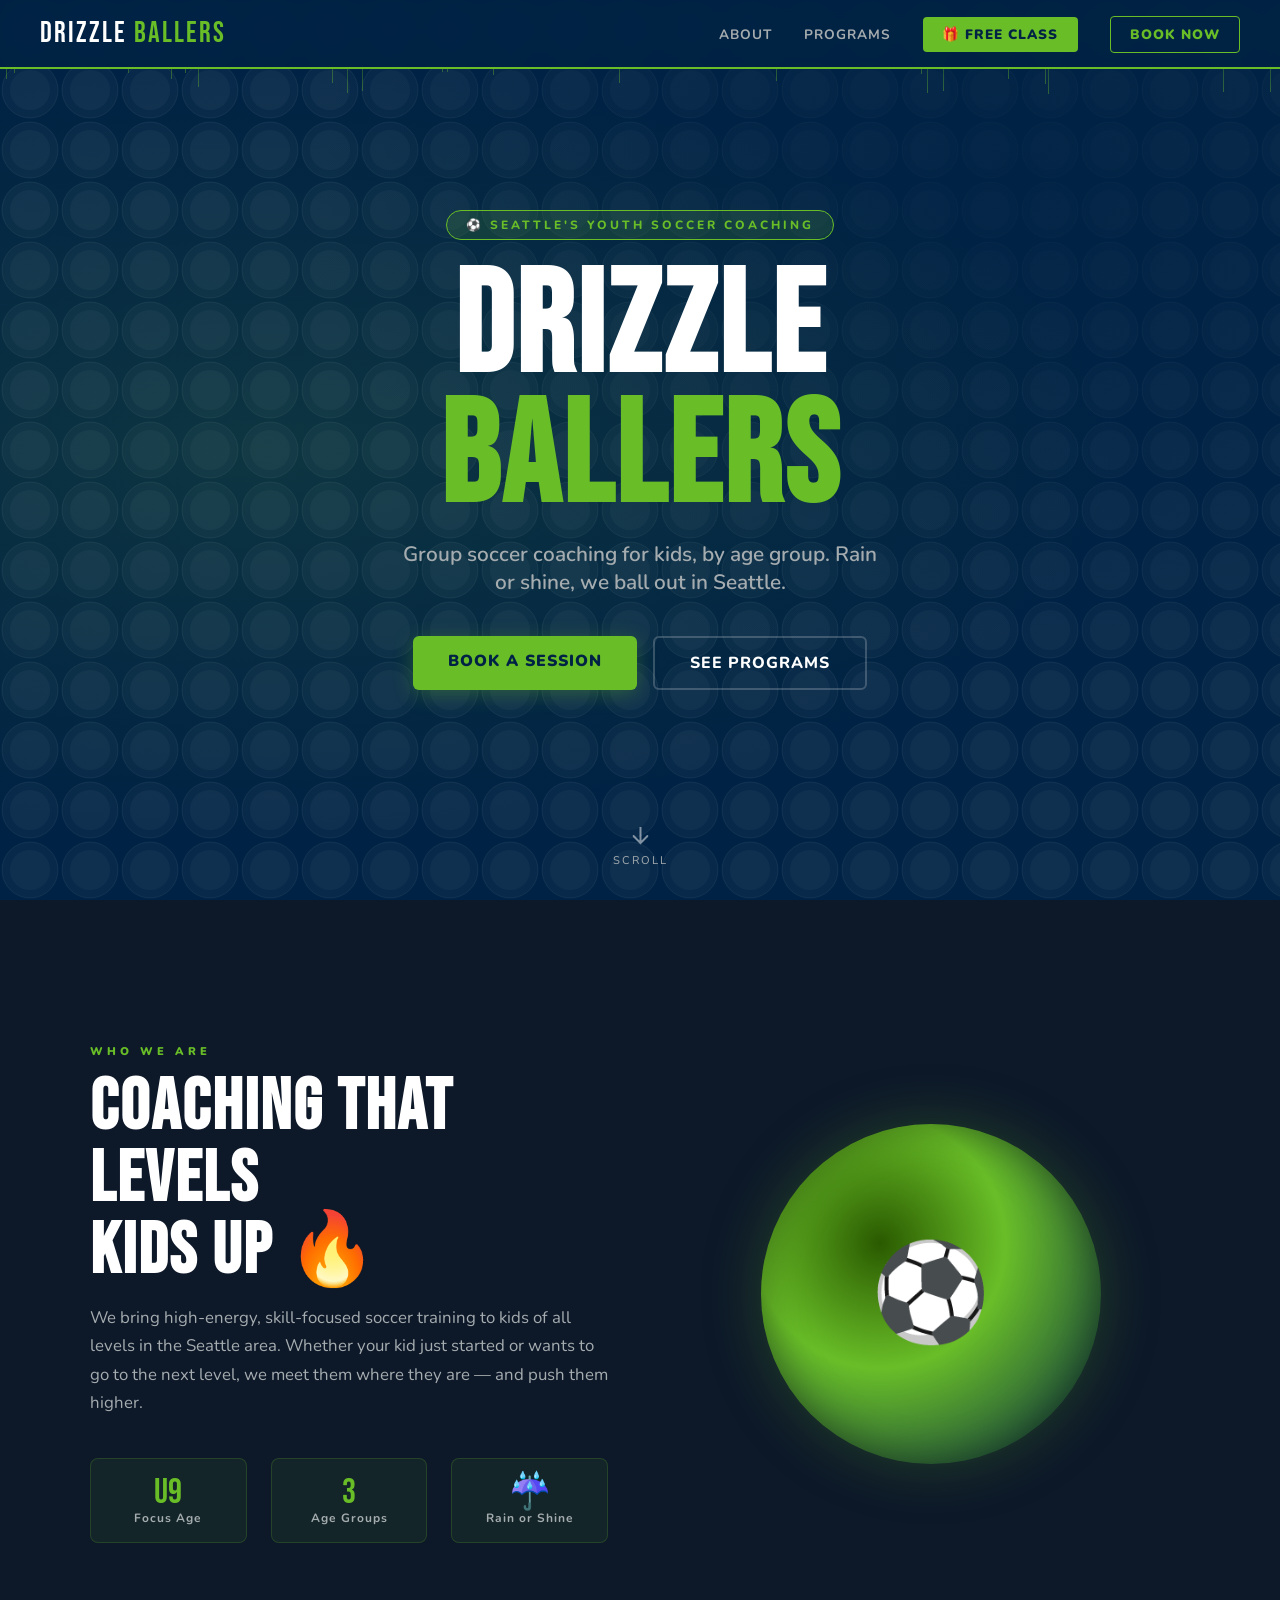
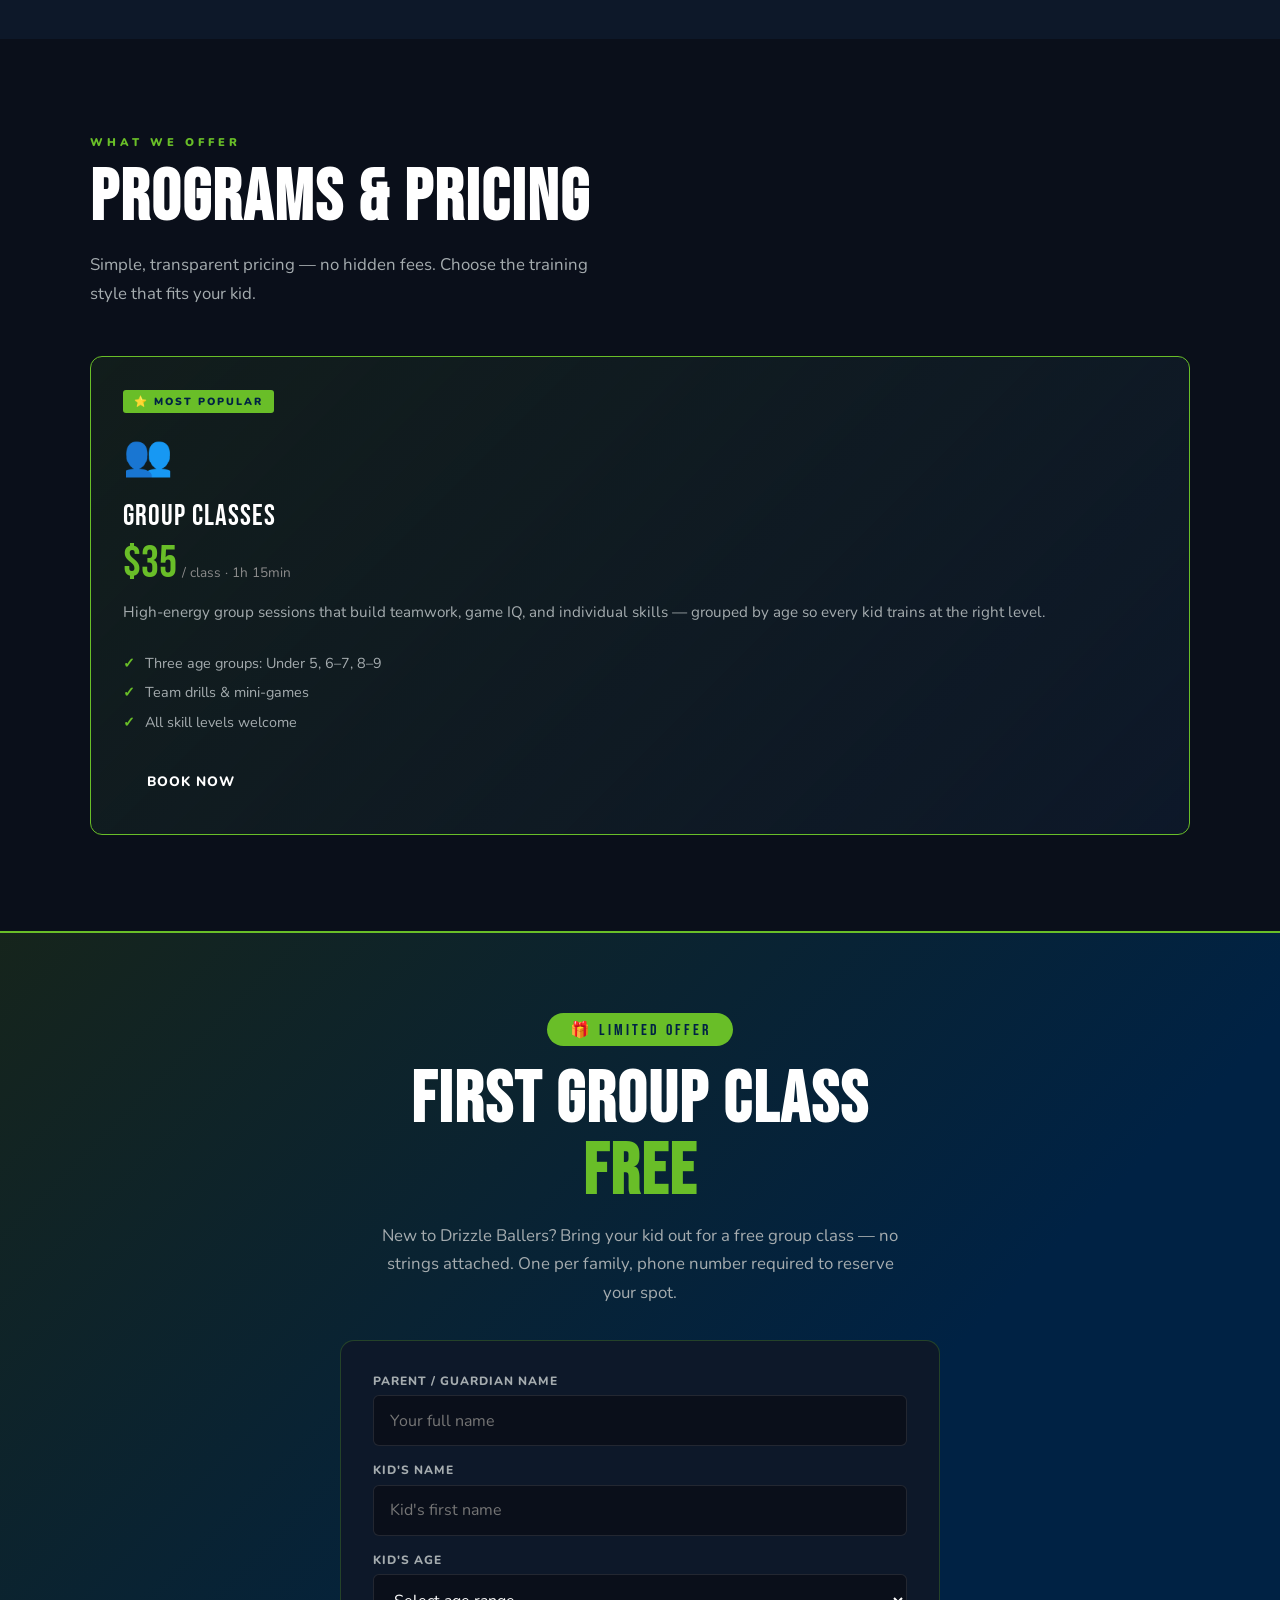
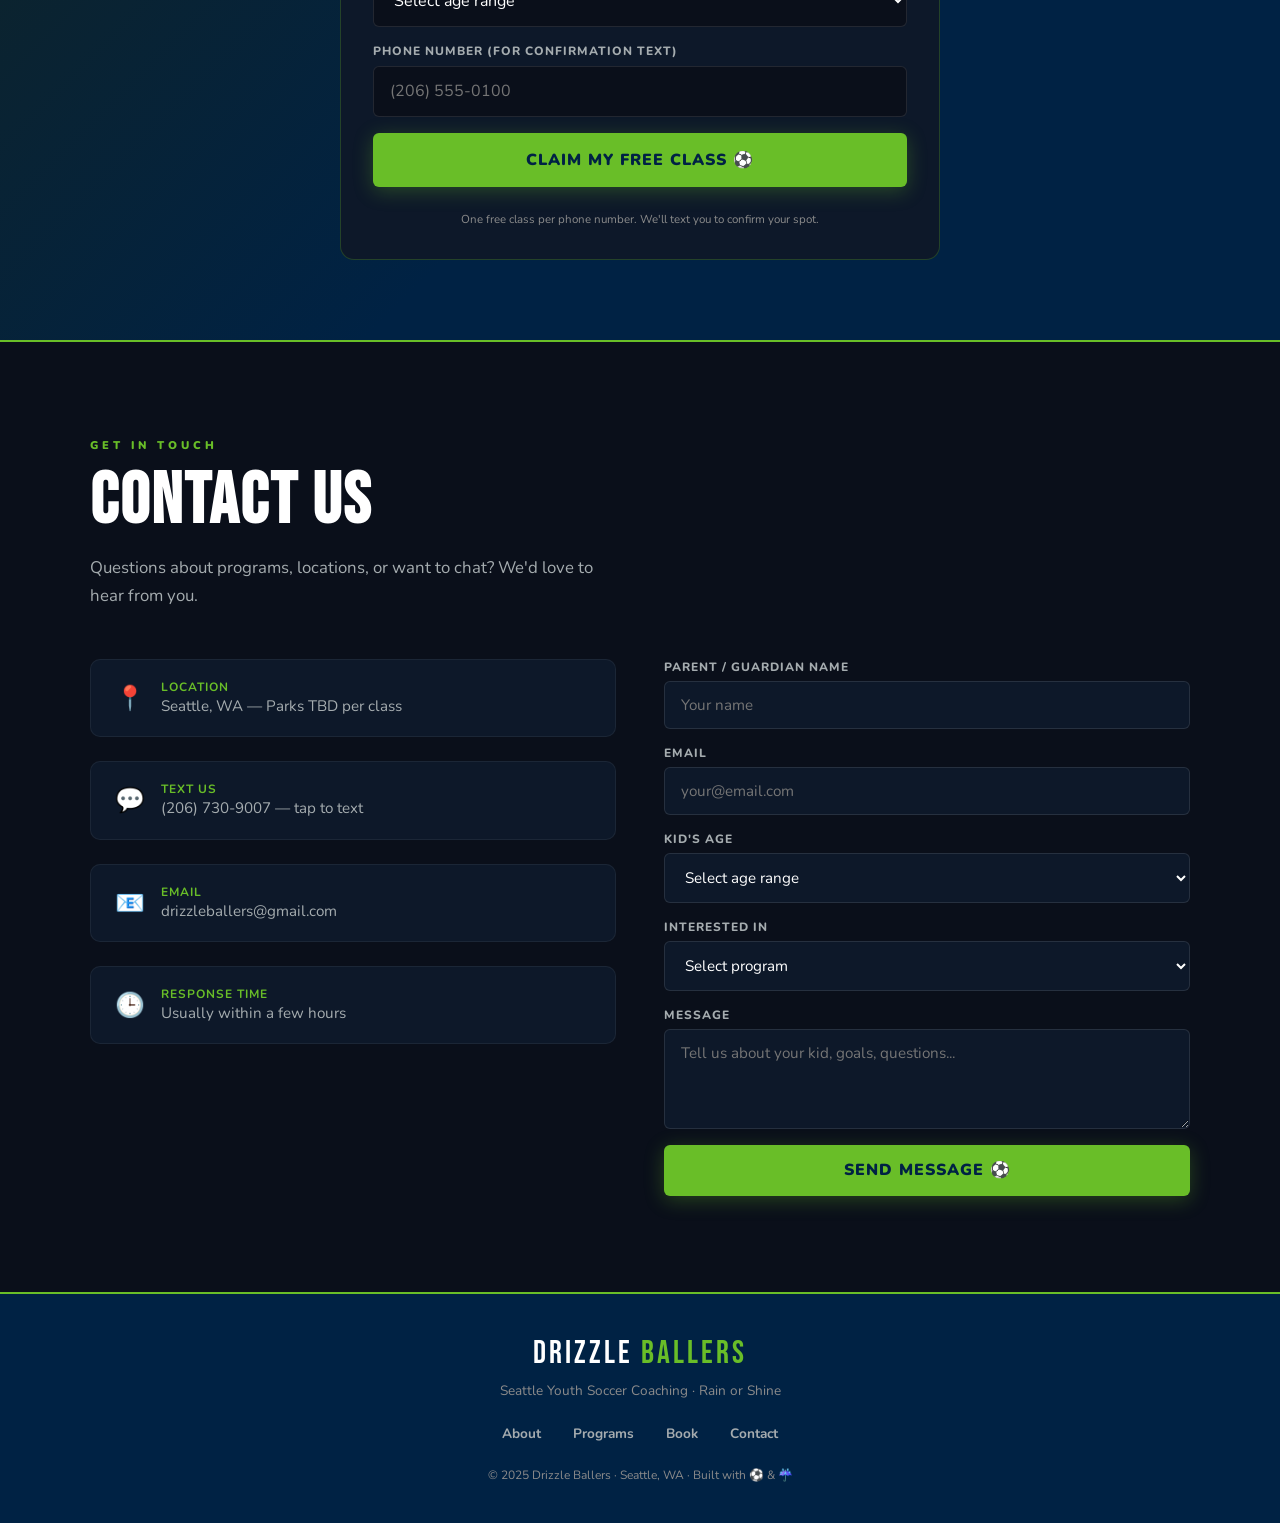
<file: index.html>
<!DOCTYPE html>
<html lang="en">
<head>
<meta charset="UTF-8"/>
<meta name="viewport" content="width=device-width, initial-scale=1.0"/>
<title>Drizzle Ballers | Seattle Soccer Coaching</title>
<link href="https://fonts.googleapis.com/css2?family=Bebas+Neue&family=Nunito:wght@400;600;700;800;900&display=swap" rel="stylesheet"/>
<link rel="stylesheet" href="styles.css"/>
</head>
<body>

<!-- NAV -->
<nav>
  <a href="https://laghoyos.github.io/drizzle-ballers/" class="nav-logo" style="text-decoration:none;color:inherit;">Drizzle <span>Ballers</span></a>
  <ul class="nav-links">
    <li><a href="#about">About</a></li>
    <li><a href="#programs">Programs</a></li>
    <li><a href="#free-session" class="nav-cta">🎁 Free Class</a></li>
    <li><a href="#programs" class="nav-cta" style="background:transparent;border:1px solid var(--green);color:var(--green)!important;">Book Now</a></li>
  </ul>
  <button class="nav-hamburger" onclick="toggleMenu()" aria-label="Menu">
    <span></span><span></span><span></span>
  </button>
</nav>

<div id="mobile-menu">
  <a href="#about" onclick="toggleMenu()">About</a>
  <a href="#programs" onclick="toggleMenu()">Programs</a>
  <a href="#free-session" onclick="toggleMenu()" class="mobile-cta">🎁 Free Class</a>
  <a href="#programs" onclick="toggleMenu()" class="mobile-cta" style="background:transparent;border:2px solid var(--green);color:var(--green)!important;">Book Now</a>
</div>

<!-- HERO -->
<section id="hero">
  <div class="hero-bg"></div>
  <div class="rain" id="rain"></div>
  <div class="hero-content">
    <div class="hero-badge">⚽ Seattle's Youth Soccer Coaching</div>
    <h1 class="hero-title">
      DRIZZLE<br><span class="green">BALLERS</span>
    </h1>
    <p class="hero-sub">Group soccer coaching for kids, by age group. Rain or shine, we ball out in Seattle.</p>
    <div class="hero-btns">
      <a href="#programs" class="btn-primary">Book a Session</a>
      <a href="#programs" class="btn-secondary">See Programs</a>
    </div>
  </div>
  <div class="hero-scroll">
    <svg width="16" height="20" viewBox="0 0 16 20" fill="none"><path d="M8 0v16M1 9l7 7 7-7" stroke="#fff" stroke-width="2" stroke-linecap="round"/></svg>
    Scroll
  </div>
</section>

<!-- ABOUT -->
<section id="about">
  <div class="container">
    <div class="about-grid">
      <div>
        <div class="section-label">Who We Are</div>
        <h2 class="section-title">COACHING THAT LEVELS<br>KIDS UP 🔥</h2>
        <p class="section-sub">We bring high-energy, skill-focused soccer training to kids of all levels in the Seattle area. Whether your kid just started or wants to go to the next level, we meet them where they are — and push them higher.</p>
        <div class="about-stat-strip">
          <div class="stat-chip">
            <div class="stat-num">U9</div>
            <div class="stat-label">Focus Age</div>
          </div>
          <div class="stat-chip">
            <div class="stat-num">3</div>
            <div class="stat-label">Age Groups</div>
          </div>
          <div class="stat-chip">
            <div class="stat-num">☔</div>
            <div class="stat-label">Rain or Shine</div>
          </div>
        </div>
      </div>
      <div class="about-visual">
        <div class="about-ball">⚽</div>
      </div>
    </div>
  </div>
</section>

<!-- PROGRAMS -->
<section id="programs">
  <div class="container">
    <div class="section-label">What We Offer</div>
    <h2 class="section-title">PROGRAMS & PRICING</h2>
    <p class="section-sub">Simple, transparent pricing — no hidden fees. Choose the training style that fits your kid.</p>
    <div class="programs-grid">

      <div class="program-card featured">
        <div class="program-tag">⭐ Most Popular</div>
        <div class="program-icon">👥</div>
        <div class="program-name">Group Classes</div>
        <div style="display:flex;align-items:baseline;gap:0.3rem;margin-bottom:0.8rem;">
          <span class="program-price" style="font-family:'Bebas Neue',sans-serif;font-size:2.8rem;color:var(--green);line-height:1;">$35</span>
          <span style="color:var(--gray);font-size:0.85rem;">/ class · 1h 15min</span>
        </div>
        <p class="program-desc">High-energy group sessions that build teamwork, game IQ, and individual skills — grouped by age so every kid trains at the right level.</p>
        <ul class="program-features">
          <li>Three age groups: Under 5, 6–7, 8–9</li>
          <li>Team drills & mini-games</li>
          <li>All skill levels welcome</li>
        </ul>

        <!-- Book Now button (initially visible) -->
        <div id="group-book-btn-container" class="booking-step">
          <button onclick="showGroupBooking()" class="btn-secondary" style="display:inline-block;font-size:0.85rem;padding:0.7rem 1.5rem;border:none;cursor:pointer;font-family:'Nunito',sans-serif;">Book Now</button>
        </div>

        <!-- Age group selector — opens the matching Calendly event in a new tab -->
        <div id="booking-step-1" class="booking-step" style="display:none;">
          <div style="font-size:0.82rem;font-weight:800;color:var(--silver);letter-spacing:0.5px;text-transform:uppercase;margin-bottom:1rem;">Choose Age Group</div>
          <div style="display:flex;gap:0.8rem;flex-wrap:wrap;">
            <button onclick="openAgeGroupBooking('u5')" id="btn-u5" class="level-btn active">🌱 Under 5</button>
            <button onclick="openAgeGroupBooking('6-7')" id="btn-6-7" class="level-btn">⚡ 6–7</button>
            <button onclick="openAgeGroupBooking('8-9')" id="btn-8-9" class="level-btn">🔥 8–9</button>
          </div>
          <p style="font-size:0.8rem;color:var(--gray);margin-top:1rem;">Opens Calendly in a new tab to pick your time and pay.</p>
        </div>
      </div>

    </div>
  </div>
</section>

<!-- FREE SESSION -->
<section id="free-session">
  <div class="free-session-inner">
    <div class="free-badge">🎁 LIMITED OFFER</div>
    <h2 class="section-title" style="color:var(--white);">FIRST GROUP CLASS<br><span style="color:var(--green);">FREE</span></h2>
    <p class="section-sub">New to Drizzle Ballers? Bring your kid out for a free group class — no strings attached. One per family, phone number required to reserve your spot.</p>
    <form class="free-form" onsubmit="claimFreeSession(event)">
      <div class="form-group">
        <label>Parent / Guardian Name</label>
        <input type="text" id="fs-name" name="parent_name" placeholder="Your full name" required/>
      </div>
      <div class="form-group">
        <label>Kid's Name</label>
        <input type="text" id="fs-kid" name="kid_name" placeholder="Kid's first name" required/>
      </div>
      <div class="form-group">
        <label>Kid's Age</label>
        <select id="fs-age" name="kids_age" required>
          <option value="">Select age range</option>
          <option>Under 5</option>
          <option>6–7 years old</option>
          <option>8–9 years old</option>
        </select>
      </div>
      <div class="form-group">
        <label>Phone Number (for confirmation text)</label>
        <input type="tel" id="fs-phone" name="phone" placeholder="(206) 555-0100" required/>
      </div>
      <div id="free-msg"></div>
      <button type="submit" class="btn-primary" style="border:none;cursor:pointer;font-family:'Nunito',sans-serif;width:100%;font-size:1rem;padding:1rem;">
        Claim My Free Class ⚽
      </button>
      <p class="fine-print">One free class per phone number. We'll text you to confirm your spot.</p>
    </form>
    <div id="free-pass-widget" style="display:none;min-width:320px;height:600px;margin-top:1.5rem;"></div>
  </div>
</section>

<!-- CONTACT -->
<section id="contact">
  <div class="container">
    <div class="section-label">Get In Touch</div>
    <h2 class="section-title">CONTACT US</h2>
    <p class="section-sub">Questions about programs, locations, or want to chat? We'd love to hear from you.</p>
    <div class="contact-grid">

      <div class="contact-info">
        <div class="contact-item">
          <div class="contact-icon">📍</div>
          <div class="contact-text">
            <strong>Location</strong>
            <span>Seattle, WA — Parks TBD per class</span>
          </div>
        </div>
        <a href="sms:+12067309007" style="text-decoration:none;" class="contact-item">
          <div class="contact-icon">💬</div>
          <div class="contact-text">
            <strong>Text Us</strong>
            <span>(206) 730-9007 — tap to text</span>
          </div>
        </a>
        <a href="mailto:drizzleballers@gmail.com" style="text-decoration:none;" class="contact-item">
          <div class="contact-icon">📧</div>
          <div class="contact-text">
            <strong>Email</strong>
            <span>drizzleballers@gmail.com</span>
          </div>
        </a>
        <div class="contact-item">
          <div class="contact-icon">🕒</div>
          <div class="contact-text">
            <strong>Response Time</strong>
            <span>Usually within a few hours</span>
          </div>
        </div>
      </div>

      <div>
        <form class="contact-form" onsubmit="handleSubmit(event)">
          <div class="form-group">
            <label>Parent / Guardian Name</label>
            <input type="text" name="parent_name" placeholder="Your name" required/>
          </div>
          <div class="form-group">
            <label>Email</label>
            <input type="email" name="email" placeholder="your@email.com" required/>
          </div>
          <div class="form-group">
            <label>Kid's Age</label>
            <select name="kids_age">
              <option value="">Select age range</option>
              <option>Under 5</option>
              <option>6–7 years old</option>
              <option>8–9 years old</option>
              <option>Other</option>
            </select>
          </div>
          <div class="form-group">
            <label>Interested In</label>
            <select name="interested_in">
              <option value="">Select program</option>
              <option>Group Classes</option>
              <option>Not sure yet</option>
            </select>
          </div>
          <div class="form-group">
            <label>Message</label>
            <textarea name="message" placeholder="Tell us about your kid, goals, questions..."></textarea>
          </div>
          <button type="submit" class="btn-primary" style="border:none;cursor:pointer;font-family:'Nunito',sans-serif;width:100%;font-size:1rem;">Send Message ⚽</button>
        </form>
      </div>

    </div>
  </div>
</section>

<!-- FOOTER -->
<footer>
  <div class="footer-logo">Drizzle <span>Ballers</span></div>
  <div class="footer-sub">Seattle Youth Soccer Coaching · Rain or Shine</div>
  <div class="footer-links">
    <a href="#about">About</a>
    <a href="#programs">Programs</a>
    <a href="#programs">Book</a>
    <a href="#contact">Contact</a>
  </div>
  <div class="footer-copy">© 2025 Drizzle Ballers · Seattle, WA · Built with ⚽ & ☔</div>
</footer>

<script src="script.js"></script>
<script type="text/javascript" src="https://assets.calendly.com/assets/external/widget.js" async></script>
</body>
</html>
</file>
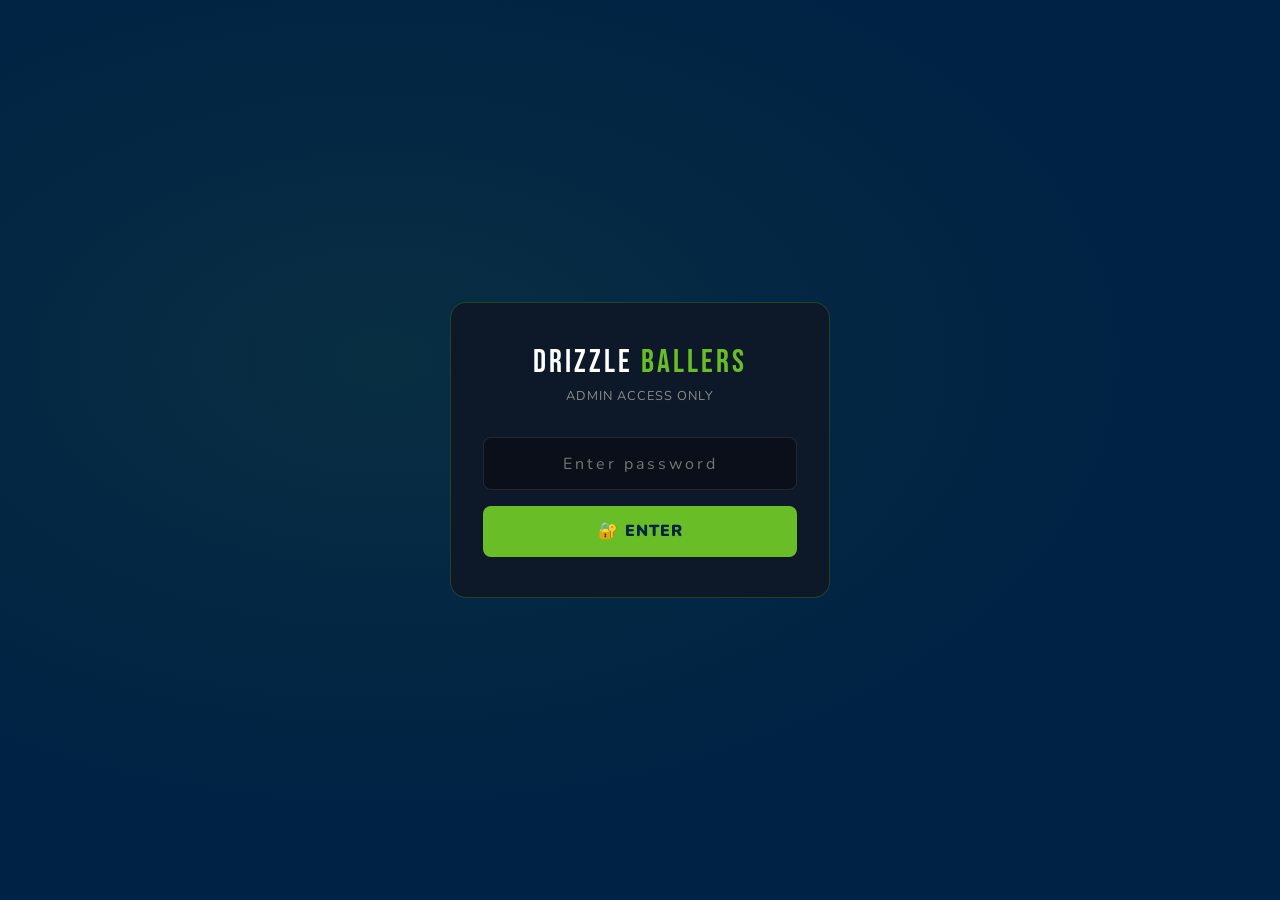
<file: admin.html>
<!DOCTYPE html>
<html lang="en">
<head>
<meta charset="UTF-8"/>
<meta name="viewport" content="width=device-width, initial-scale=1.0"/>
<title>Admin · Drizzle Ballers</title>
<link href="https://fonts.googleapis.com/css2?family=Bebas+Neue&family=Nunito:wght@400;600;700;800;900&display=swap" rel="stylesheet"/>
<style>
  :root {
    --navy: #002244;
    --green: #69BE28;
    --gray: #8B8B8B;
    --silver: #A5ACAF;
    --white: #FFFFFF;
    --dark: #0a0f1a;
    --card-bg: #0d1829;
    --red: #ef4444;
    --yellow: #f59e0b;
  }
  * { margin: 0; padding: 0; box-sizing: border-box; }
  body { font-family: 'Nunito', sans-serif; background: var(--dark); color: var(--white); min-height: 100vh; }

  /* ── LOGIN SCREEN ── */
  #login-screen {
    display: flex; align-items: center; justify-content: center;
    min-height: 100vh;
    background: radial-gradient(ellipse at 30% 40%, rgba(105,190,40,0.08) 0%, transparent 60%), var(--navy);
  }
  .login-box {
    background: var(--card-bg);
    border: 1px solid rgba(105,190,40,0.25);
    border-radius: 16px;
    padding: 2.5rem 2rem;
    width: 100%;
    max-width: 380px;
    text-align: center;
  }
  .login-logo {
    font-family: 'Bebas Neue', sans-serif;
    font-size: 2rem;
    letter-spacing: 3px;
    margin-bottom: 0.3rem;
  }
  .login-logo span { color: var(--green); }
  .login-sub { color: var(--gray); font-size: 0.8rem; margin-bottom: 2rem; letter-spacing: 1px; text-transform: uppercase; }
  .login-box input {
    width: 100%;
    background: var(--dark);
    border: 1px solid rgba(255,255,255,0.1);
    border-radius: 8px;
    padding: 0.9rem 1rem;
    color: var(--white);
    font-family: 'Nunito', sans-serif;
    font-size: 1rem;
    outline: none;
    margin-bottom: 1rem;
    text-align: center;
    letter-spacing: 3px;
    transition: border-color 0.2s;
  }
  .login-box input:focus { border-color: var(--green); }
  .login-btn {
    width: 100%;
    background: var(--green);
    color: var(--navy);
    border: none;
    border-radius: 8px;
    padding: 0.9rem;
    font-family: 'Nunito', sans-serif;
    font-size: 1rem;
    font-weight: 900;
    cursor: pointer;
    letter-spacing: 1px;
    text-transform: uppercase;
    transition: opacity 0.2s;
  }
  .login-btn:hover { opacity: 0.9; }
  #login-err {
    color: #f87171;
    font-size: 0.85rem;
    margin-top: 0.8rem;
    display: none;
  }

  /* ── ADMIN PANEL ── */
  #admin-panel { display: none; }

  header {
    background: rgba(0,34,68,0.95);
    border-bottom: 2px solid var(--green);
    padding: 1rem 2rem;
    display: flex;
    align-items: center;
    justify-content: space-between;
    flex-wrap: wrap;
    gap: 1rem;
    position: sticky; top: 0; z-index: 10;
  }
  .header-logo {
    font-family: 'Bebas Neue', sans-serif;
    font-size: 1.6rem;
    letter-spacing: 2px;
  }
  .header-logo span { color: var(--green); }
  .header-right { display: flex; align-items: center; gap: 1rem; }
  .logout-btn {
    background: transparent;
    border: 1px solid rgba(255,255,255,0.2);
    color: var(--silver);
    padding: 0.4rem 1rem;
    border-radius: 6px;
    font-family: 'Nunito', sans-serif;
    font-size: 0.8rem;
    font-weight: 700;
    cursor: pointer;
    transition: border-color 0.2s;
  }
  .logout-btn:hover { border-color: var(--red); color: var(--red); }

  main { max-width: 1100px; margin: 0 auto; padding: 2rem; }

  /* ── STATS BAR ── */
  .stats-bar {
    display: flex; gap: 1rem; flex-wrap: wrap; margin-bottom: 2rem;
  }
  .stat-card {
    background: var(--card-bg);
    border: 1px solid rgba(255,255,255,0.06);
    border-radius: 10px;
    padding: 1.2rem 1.8rem;
    flex: 1; min-width: 140px;
    text-align: center;
  }
  .stat-card.green { border-color: rgba(105,190,40,0.3); }
  .stat-card.yellow { border-color: rgba(245,158,11,0.3); }
  .stat-card.red { border-color: rgba(239,68,68,0.3); }
  .stat-num {
    font-family: 'Bebas Neue', sans-serif;
    font-size: 2.5rem;
    line-height: 1;
  }
  .stat-card.green .stat-num { color: var(--green); }
  .stat-card.yellow .stat-num { color: var(--yellow); }
  .stat-card.red .stat-num { color: var(--red); }
  .stat-label { font-size: 0.72rem; color: var(--gray); font-weight: 700; letter-spacing: 1px; text-transform: uppercase; margin-top: 0.2rem; }

  /* ── CONTROLS ── */
  .controls {
    display: flex; gap: 1rem; align-items: center; flex-wrap: wrap;
    margin-bottom: 1.5rem;
  }
  .search-input {
    background: var(--card-bg);
    border: 1px solid rgba(255,255,255,0.1);
    border-radius: 8px;
    padding: 0.65rem 1rem;
    color: var(--white);
    font-family: 'Nunito', sans-serif;
    font-size: 0.9rem;
    outline: none;
    width: 260px;
    transition: border-color 0.2s;
  }
  .search-input:focus { border-color: var(--green); }
  .filter-btn {
    background: var(--card-bg);
    border: 1px solid rgba(255,255,255,0.1);
    color: var(--silver);
    padding: 0.65rem 1.1rem;
    border-radius: 8px;
    font-family: 'Nunito', sans-serif;
    font-size: 0.82rem;
    font-weight: 700;
    cursor: pointer;
    transition: all 0.2s;
  }
  .filter-btn:hover, .filter-btn.active { border-color: var(--green); color: var(--green); background: rgba(105,190,40,0.08); }
  .export-btn {
    margin-left: auto;
    background: var(--green);
    color: var(--navy);
    border: none;
    padding: 0.65rem 1.2rem;
    border-radius: 8px;
    font-family: 'Nunito', sans-serif;
    font-size: 0.82rem;
    font-weight: 900;
    cursor: pointer;
    letter-spacing: 0.5px;
    transition: opacity 0.2s;
  }
  .export-btn:hover { opacity: 0.85; }

  /* ── TABLE ── */
  .table-wrap {
    background: var(--card-bg);
    border: 1px solid rgba(255,255,255,0.06);
    border-radius: 12px;
    overflow: hidden;
  }
  table { width: 100%; border-collapse: collapse; }
  thead { background: rgba(0,34,68,0.8); }
  th {
    padding: 0.9rem 1.2rem;
    text-align: left;
    font-size: 0.7rem;
    font-weight: 900;
    letter-spacing: 2px;
    text-transform: uppercase;
    color: var(--silver);
    border-bottom: 1px solid rgba(255,255,255,0.06);
  }
  td {
    padding: 0.9rem 1.2rem;
    font-size: 0.9rem;
    border-bottom: 1px solid rgba(255,255,255,0.04);
    vertical-align: middle;
  }
  tr:last-child td { border-bottom: none; }
  tr:hover td { background: rgba(255,255,255,0.02); }

  .status-badge {
    display: inline-block;
    font-size: 0.7rem;
    font-weight: 900;
    letter-spacing: 1px;
    text-transform: uppercase;
    padding: 0.25rem 0.75rem;
    border-radius: 50px;
  }
  .status-badge.pending  { background: rgba(245,158,11,0.15); color: var(--yellow); border: 1px solid rgba(245,158,11,0.3); }
  .status-badge.completed { background: rgba(105,190,40,0.15); color: var(--green); border: 1px solid rgba(105,190,40,0.3); }
  .status-badge.noshow   { background: rgba(239,68,68,0.12); color: var(--red); border: 1px solid rgba(239,68,68,0.25); }

  .action-select {
    background: var(--dark);
    border: 1px solid rgba(255,255,255,0.1);
    border-radius: 6px;
    color: var(--white);
    font-family: 'Nunito', sans-serif;
    font-size: 0.82rem;
    padding: 0.35rem 0.6rem;
    cursor: pointer;
    outline: none;
  }
  .action-select:focus { border-color: var(--green); }
  .action-select option { background: var(--dark); }

  .delete-btn {
    background: transparent;
    border: 1px solid rgba(239,68,68,0.25);
    color: var(--red);
    border-radius: 6px;
    padding: 0.35rem 0.7rem;
    font-size: 0.8rem;
    cursor: pointer;
    font-family: 'Nunito', sans-serif;
    transition: background 0.2s;
    font-weight: 700;
  }
  .delete-btn:hover { background: rgba(239,68,68,0.1); }

  .wa-link {
    color: var(--green);
    text-decoration: none;
    font-weight: 700;
    font-size: 0.85rem;
  }
  .wa-link:hover { text-decoration: underline; }

  .empty-state {
    text-align: center;
    padding: 4rem 2rem;
    color: var(--gray);
  }
  .empty-state .icon { font-size: 3rem; margin-bottom: 1rem; }

  #toast {
    position: fixed; bottom: 2rem; right: 2rem;
    background: var(--green); color: var(--navy);
    font-weight: 900; font-size: 0.9rem;
    padding: 0.8rem 1.5rem;
    border-radius: 8px;
    display: none;
    z-index: 999;
    animation: slideIn 0.3s ease;
  }
  @keyframes slideIn {
    from { transform: translateY(20px); opacity: 0; }
    to { transform: translateY(0); opacity: 1; }
  }
</style>
</head>
<body>

<!-- LOGIN -->
<div id="login-screen">
  <div class="login-box">
    <div class="login-logo">Drizzle <span>Ballers</span></div>
    <div class="login-sub">Admin Access Only</div>
    <input type="password" id="pw-input" placeholder="Enter password" onkeydown="if(event.key==='Enter')doLogin()"/>
    <button class="login-btn" onclick="doLogin()">🔐 Enter</button>
    <div id="login-err">Wrong password. Try again.</div>
  </div>
</div>

<!-- ADMIN PANEL -->
<div id="admin-panel">
  <header>
    <div class="header-logo">Drizzle <span>Ballers</span> · Admin</div>
    <div class="header-right">
      <span style="color:var(--gray);font-size:0.8rem;" id="last-updated"></span>
      <button class="logout-btn" onclick="doLogout()">Log Out</button>
    </div>
  </header>

  <main>
    <!-- PAID BOOKINGS NOTE — Calendly + Stripe are now the system of record for paid bookings -->
    <div class="stats-bar">
      <div style="flex:1;font-size:0.85rem;color:var(--gray);line-height:1.6;">
        Paid group &amp; private bookings are booked and paid inside Calendly, so they live in
        <a href="https://calendly.com/app/scheduled_events" target="_blank" style="color:var(--green);">your Calendly dashboard</a>
        and <a href="https://dashboard.stripe.com/payments" target="_blank" style="color:var(--green);">your Stripe dashboard</a> — not here.
      </div>
    </div>

    <!-- FREE CLAIMS STATS -->
    <div class="stats-bar">
      <div class="stat-card">
        <div class="stat-num" id="s-total">0</div>
        <div class="stat-label">Total Claims</div>
      </div>
      <div class="stat-card yellow">
        <div class="stat-num" id="s-pending">0</div>
        <div class="stat-label">Pending</div>
      </div>
      <div class="stat-card green">
        <div class="stat-num" id="s-completed">0</div>
        <div class="stat-label">Completed</div>
      </div>
      <div class="stat-card red">
        <div class="stat-num" id="s-noshow">0</div>
        <div class="stat-label">No-Shows</div>
      </div>
    </div>

    <!-- CONTROLS -->
    <div class="controls">
      <input class="search-input" type="text" placeholder="🔍 Search by name or phone…" oninput="renderTable()" id="search-input"/>
      <button class="filter-btn active" onclick="setFilter('all', this)">All</button>
      <button class="filter-btn" onclick="setFilter('pending', this)">Pending</button>
      <button class="filter-btn" onclick="setFilter('completed', this)">Completed</button>
      <button class="filter-btn" onclick="setFilter('noshow', this)">No-Shows</button>
      <button class="export-btn" onclick="exportCSV()">⬇ Export CSV</button>
    </div>

    <!-- FREE CLAIMS TABLE -->
      <table>
        <thead>
          <tr>
            <th>#</th>
            <th>Parent Name</th>
            <th>Kid</th>
            <th>Age Group</th>
            <th>Phone / WhatsApp</th>
            <th>Claimed</th>
            <th>Status</th>
            <th>Actions</th>
          </tr>
        </thead>
        <tbody id="table-body"></tbody>
      </table>
    </div>
  </main>
</div>

<div id="toast"></div>

<script>
// ── CONFIG ── change this password!
const ADMIN_PASSWORD = 'drizzle2025';
const STORAGE_KEY = 'db_free_sessions';

let currentFilter = 'all';

// ── AUTH ──
function doLogin() {
  const val = document.getElementById('pw-input').value;
  if (val === ADMIN_PASSWORD) {
    document.getElementById('login-screen').style.display = 'none';
    document.getElementById('admin-panel').style.display = 'block';
    sessionStorage.setItem('db_auth', '1');
    init();
  } else {
    document.getElementById('login-err').style.display = 'block';
    document.getElementById('pw-input').value = '';
    document.getElementById('pw-input').focus();
  }
}

function doLogout() {
  sessionStorage.removeItem('db_auth');
  location.reload();
}

// ── INIT ──
function init() {
  document.getElementById('last-updated').textContent = 'Updated: ' + new Date().toLocaleTimeString();
  renderStats();
  renderTable();
}

function getData() {
  return JSON.parse(localStorage.getItem(STORAGE_KEY) || '[]');
}
function saveData(arr) {
  localStorage.setItem(STORAGE_KEY, JSON.stringify(arr));
}

// ── STATS ──
function renderStats() {
  const data = getData();
  document.getElementById('s-total').textContent = data.length;
  document.getElementById('s-pending').textContent = data.filter(r => r.status === 'pending').length;
  document.getElementById('s-completed').textContent = data.filter(r => r.status === 'completed').length;
  document.getElementById('s-noshow').textContent = data.filter(r => r.status === 'noshow').length;
}

// ── FILTER ──
function setFilter(f, btn) {
  currentFilter = f;
  document.querySelectorAll('.filter-btn').forEach(b => b.classList.remove('active'));
  btn.classList.add('active');
  renderTable();
}

// ── TABLE ──
function renderTable() {
  const data = getData();
  const q = document.getElementById('search-input').value.toLowerCase();
  const tbody = document.getElementById('table-body');

  let rows = data.filter(r => {
    const matchFilter = currentFilter === 'all' || r.status === currentFilter;
    const matchSearch = !q || r.name.toLowerCase().includes(q) || r.phone.toLowerCase().includes(q) || r.kid.toLowerCase().includes(q);
    return matchFilter && matchSearch;
  });

  if (rows.length === 0) {
    tbody.innerHTML = `<tr><td colspan="8"><div class="empty-state"><div class="icon">⚽</div><div>No claims found.</div></div></td></tr>`;
    return;
  }

  tbody.innerHTML = rows.map((r, i) => {
    const waNum = r.phone.replace(/\D/g,'');
    const waLink = `https://wa.me/${waNum}`;
    const statusClass = r.status === 'completed' ? 'completed' : r.status === 'noshow' ? 'noshow' : 'pending';
    const statusLabel = r.status === 'completed' ? '✓ Completed' : r.status === 'noshow' ? '✗ No-Show' : '⏳ Pending';
    const globalIdx = data.findIndex(d => d.id === r.id);

    return `<tr>
      <td style="color:var(--gray);font-size:0.8rem;">${i+1}</td>
      <td><strong>${escHtml(r.name)}</strong></td>
      <td>${escHtml(r.kid)}</td>
      <td style="color:var(--silver);font-size:0.85rem;">${escHtml(r.age)}</td>
      <td>
        <a class="wa-link" href="${waLink}" target="_blank">💬 ${escHtml(r.phone)}</a>
      </td>
      <td style="color:var(--gray);font-size:0.82rem;">${escHtml(r.date)}</td>
      <td><span class="status-badge ${statusClass}">${statusLabel}</span></td>
      <td style="display:flex;gap:0.5rem;align-items:center;">
        <select class="action-select" onchange="updateStatus(${globalIdx}, this.value)">
          <option value="pending"  ${r.status==='pending'?'selected':''}>Pending</option>
          <option value="completed" ${r.status==='completed'?'selected':''}>Completed</option>
          <option value="noshow"  ${r.status==='noshow'?'selected':''}>No-Show</option>
        </select>
        <button class="delete-btn" onclick="deleteRecord(${globalIdx})">✕</button>
      </td>
    </tr>`;
  }).join('');
}

function escHtml(str) {
  return String(str).replace(/[&<>"']/g, c => ({'&':'&amp;','<':'&lt;','>':'&gt;','"':'&quot;',"'":'&#39;'}[c]));
}

// ── STATUS UPDATE ──
function updateStatus(idx, val) {
  const data = getData();
  data[idx].status = val;
  saveData(data);
  renderStats();
  renderTable();
  showToast('Status updated ✓');
}

// ── DELETE ──
function deleteRecord(idx) {
  if (!confirm('Remove this claim? This cannot be undone.')) return;
  const data = getData();
  data.splice(idx, 1);
  saveData(data);
  renderStats();
  renderTable();
  showToast('Record deleted');
}

// ── EXPORT CSV ──
function exportCSV() {
  const data = getData();
  if (!data.length) { showToast('No data to export'); return; }
  const headers = ['#','Parent Name','Kid Name','Age Group','Phone','Date Claimed','Status'];
  const rows = data.map((r,i) => [i+1, r.name, r.kid, r.age, r.phone, r.date, r.status]);
  const csv = [headers, ...rows].map(r => r.map(c => `"${String(c).replace(/"/g,'""')}"`).join(',')).join('\n');
  const blob = new Blob([csv], { type: 'text/csv' });
  const a = document.createElement('a');
  a.href = URL.createObjectURL(blob);
  a.download = `drizzle_ballers_free_sessions_${new Date().toISOString().slice(0,10)}.csv`;
  a.click();
  showToast('CSV exported ✓');
}

// ── TOAST ──
function showToast(msg) {
  const t = document.getElementById('toast');
  t.textContent = msg;
  t.style.display = 'block';
  setTimeout(() => t.style.display = 'none', 2500);
}

// ── AUTO-LOGIN if session active ──
if (sessionStorage.getItem('db_auth') === '1') {
  document.getElementById('login-screen').style.display = 'none';
  document.getElementById('admin-panel').style.display = 'block';
  init();
}

// ── ENTER KEY on password ──
document.getElementById('pw-input').addEventListener('keydown', e => {
  if (e.key === 'Enter') doLogin();
});
</script>
</body>
</html>
</file>
<file: styles.css>
:root {
  --navy: #002244;
  --green: #69BE28;
  --gray: #8B8B8B;
  --silver: #A5ACAF;
  --white: #FFFFFF;
  --dark: #0a0f1a;
  --card-bg: #0d1829;
}

* { margin: 0; padding: 0; box-sizing: border-box; }

html { scroll-behavior: smooth; }

body {
  font-family: 'Nunito', sans-serif;
  background: var(--dark);
  color: var(--white);
  overflow-x: hidden;
}

/* ── NAV ── */
nav {
  position: fixed; top: 0; left: 0; right: 0; z-index: 100;
  display: flex; align-items: center; justify-content: space-between;
  padding: 1rem 2.5rem;
  background: rgba(0,34,68,0.92);
  backdrop-filter: blur(12px);
  border-bottom: 2px solid var(--green);
}
.nav-logo {
  font-family: 'Bebas Neue', sans-serif;
  font-size: 1.8rem;
  letter-spacing: 2px;
  color: var(--white);
}
.nav-logo span { color: var(--green); }
.nav-links { display: flex; gap: 2rem; list-style: none; }
.nav-links a {
  color: var(--silver);
  text-decoration: none;
  font-weight: 700;
  font-size: 0.85rem;
  letter-spacing: 1px;
  text-transform: uppercase;
  transition: color 0.2s;
}
.nav-links a:hover { color: var(--green); }
.nav-cta {
  background: var(--green);
  color: var(--navy) !important;
  padding: 0.5rem 1.2rem;
  border-radius: 4px;
  font-weight: 900 !important;
}
.nav-cta:hover { background: #7dd62e !important; color: var(--navy) !important; }

/* ── HERO ── */
#hero {
  min-height: 100vh;
  display: flex; align-items: center; justify-content: center;
  position: relative;
  overflow: hidden;
  background: var(--navy);
}

.hero-bg {
  position: absolute; inset: 0;
  background:
    radial-gradient(ellipse at 20% 50%, rgba(105,190,40,0.12) 0%, transparent 60%),
    radial-gradient(ellipse at 80% 20%, rgba(0,34,68,0.8) 0%, transparent 50%),
    url("data:image/svg+xml,%3Csvg width='60' height='60' viewBox='0 0 60 60' xmlns='http://www.w3.org/2000/svg'%3E%3Cg fill='none' fill-rule='evenodd'%3E%3Cg fill='%23ffffff' fill-opacity='0.03'%3E%3Ccircle cx='30' cy='30' r='28' stroke='%23ffffff' stroke-opacity='0.05' stroke-width='1'/%3E%3Ccircle cx='30' cy='30' r='20'/%3E%3C/g%3E%3C/g%3E%3C/svg%3E");
}

/* animated rain drops */
.rain {
  position: absolute; inset: 0; pointer-events: none; overflow: hidden;
}
.drop {
  position: absolute; width: 1px; background: linear-gradient(to bottom, transparent, rgba(105,190,40,0.4));
  animation: fall linear infinite;
  border-radius: 2px;
}

@keyframes fall {
  0% { transform: translateY(-100px); opacity: 0; }
  10% { opacity: 1; }
  90% { opacity: 0.5; }
  100% { transform: translateY(110vh); opacity: 0; }
}

.hero-content {
  position: relative; z-index: 2;
  text-align: center;
  padding: 2rem;
  animation: fadeUp 0.8s ease both;
}

@keyframes fadeUp {
  from { opacity: 0; transform: translateY(30px); }
  to { opacity: 1; transform: translateY(0); }
}

.hero-badge {
  display: inline-block;
  background: rgba(105,190,40,0.15);
  border: 1px solid var(--green);
  color: var(--green);
  font-size: 0.75rem;
  font-weight: 800;
  letter-spacing: 3px;
  text-transform: uppercase;
  padding: 0.4rem 1.2rem;
  border-radius: 50px;
  margin-bottom: 1.5rem;
  animation: fadeUp 0.8s 0.1s ease both;
}

.hero-title {
  font-family: 'Bebas Neue', sans-serif;
  font-size: clamp(4rem, 12vw, 9rem);
  line-height: 0.9;
  letter-spacing: 3px;
  margin-bottom: 1rem;
  animation: fadeUp 0.8s 0.2s ease both;
}

.hero-title .green { color: var(--green); }

.hero-sub {
  font-size: clamp(1rem, 2.5vw, 1.3rem);
  color: var(--silver);
  font-weight: 600;
  max-width: 480px;
  margin: 0 auto 2.5rem;
  animation: fadeUp 0.8s 0.3s ease both;
}

.hero-btns {
  display: flex; gap: 1rem; justify-content: center; flex-wrap: wrap;
  animation: fadeUp 0.8s 0.4s ease both;
}

.btn-primary {
  background: var(--green);
  color: var(--navy);
  font-weight: 900;
  font-size: 1rem;
  padding: 0.9rem 2.2rem;
  border-radius: 6px;
  text-decoration: none;
  letter-spacing: 1px;
  text-transform: uppercase;
  transition: transform 0.2s, box-shadow 0.2s;
  box-shadow: 0 4px 20px rgba(105,190,40,0.3);
}
.btn-primary:hover { transform: translateY(-2px); box-shadow: 0 8px 30px rgba(105,190,40,0.45); }

.btn-secondary {
  background: transparent;
  color: var(--white);
  font-weight: 800;
  font-size: 1rem;
  padding: 0.9rem 2.2rem;
  border-radius: 6px;
  text-decoration: none;
  letter-spacing: 1px;
  text-transform: uppercase;
  border: 2px solid rgba(255,255,255,0.2);
  transition: border-color 0.2s;
}
.btn-secondary:hover { border-color: var(--silver); }

.hero-scroll {
  position: absolute; bottom: 2rem; left: 50%; transform: translateX(-50%);
  display: flex; flex-direction: column; align-items: center; gap: 0.4rem;
  color: var(--silver); font-size: 0.7rem; letter-spacing: 2px; text-transform: uppercase;
  animation: bounce 2s infinite;
}
@keyframes bounce {
  0%, 100% { transform: translateX(-50%) translateY(0); }
  50% { transform: translateX(-50%) translateY(6px); }
}
.hero-scroll svg { opacity: 0.5; }

/* ── SECTION BASE ── */
section { padding: 6rem 2rem; }
.section-label {
  font-size: 0.7rem;
  font-weight: 900;
  letter-spacing: 4px;
  text-transform: uppercase;
  color: var(--green);
  margin-bottom: 0.8rem;
}
.section-title {
  font-family: 'Bebas Neue', sans-serif;
  font-size: clamp(2.5rem, 6vw, 4.5rem);
  line-height: 1;
  letter-spacing: 2px;
  margin-bottom: 1rem;
}
.section-sub {
  color: var(--silver);
  font-size: 1.05rem;
  max-width: 520px;
  line-height: 1.7;
}
.container { max-width: 1100px; margin: 0 auto; }

/* ── ABOUT ── */
#about { background: var(--card-bg); }
.about-grid {
  display: grid;
  grid-template-columns: 1fr 1fr;
  gap: 4rem;
  align-items: center;
  margin-top: 3rem;
}
.about-visual {
  position: relative;
}
.about-ball {
  width: 100%;
  max-width: 340px;
  aspect-ratio: 1;
  border-radius: 50%;
  background: radial-gradient(circle at 35% 35%, #2a5a00, #69BE28 40%, #002244);
  display: flex; align-items: center; justify-content: center;
  font-size: 6rem;
  box-shadow: 0 0 60px rgba(105,190,40,0.25), inset 0 0 40px rgba(0,0,0,0.4);
  margin: 0 auto;
  position: relative;
  animation: spin-slow 20s linear infinite;
}
@keyframes spin-slow {
  from { transform: rotate(0deg); }
  to { transform: rotate(360deg); }
}
.about-stat-strip {
  display: flex; gap: 1.5rem; margin-top: 2.5rem; flex-wrap: wrap;
}
.stat-chip {
  background: rgba(105,190,40,0.08);
  border: 1px solid rgba(105,190,40,0.2);
  border-radius: 8px;
  padding: 1rem 1.5rem;
  text-align: center;
  flex: 1; min-width: 100px;
}
.stat-num {
  font-family: 'Bebas Neue', sans-serif;
  font-size: 2.2rem;
  color: var(--green);
  line-height: 1;
}
.stat-label { font-size: 0.75rem; color: var(--silver); font-weight: 700; letter-spacing: 1px; }

/* ── PROGRAMS ── */
#programs { background: var(--dark); }
.programs-grid {
  display: grid;
  grid-template-columns: repeat(auto-fit, minmax(300px, 1fr));
  gap: 1.5rem;
  margin-top: 3rem;
}
.program-card {
  background: var(--card-bg);
  border: 1px solid rgba(255,255,255,0.06);
  border-radius: 12px;
  padding: 2rem;
  position: relative;
  overflow: hidden;
  transition: transform 0.2s, border-color 0.2s;
}
.program-card:hover { transform: translateY(-4px); border-color: rgba(105,190,40,0.3); }
.program-card.featured {
  border-color: var(--green);
  background: linear-gradient(135deg, rgba(105,190,40,0.08), var(--card-bg));
}
.program-tag {
  display: inline-block;
  background: var(--green);
  color: var(--navy);
  font-size: 0.65rem;
  font-weight: 900;
  letter-spacing: 2px;
  text-transform: uppercase;
  padding: 0.25rem 0.7rem;
  border-radius: 3px;
  margin-bottom: 1rem;
}
.program-tag.gray { background: var(--silver); }
.program-icon { font-size: 2.5rem; margin-bottom: 1rem; }
.program-name {
  font-family: 'Bebas Neue', sans-serif;
  font-size: 1.8rem;
  letter-spacing: 1px;
  margin-bottom: 0.5rem;
}
.program-desc { color: var(--silver); font-size: 0.95rem; line-height: 1.6; margin-bottom: 1.5rem; }
.program-features { list-style: none; margin-bottom: 1.5rem; }
.program-features li {
  color: var(--silver);
  font-size: 0.9rem;
  padding: 0.3rem 0;
  padding-left: 1.4rem;
  position: relative;
}
.program-features li::before { content: '✓'; position: absolute; left: 0; color: var(--green); font-weight: 900; }

/* ── SCHEDULE ── */
#schedule { background: var(--card-bg); }
.schedule-grid {
  display: grid;
  grid-template-columns: repeat(auto-fit, minmax(200px, 1fr));
  gap: 1rem;
  margin-top: 3rem;
}
.schedule-day {
  background: var(--dark);
  border: 1px solid rgba(255,255,255,0.06);
  border-radius: 10px;
  padding: 1.5rem;
  transition: border-color 0.2s;
}
.schedule-day:hover { border-color: rgba(105,190,40,0.3); }
.day-name {
  font-family: 'Bebas Neue', sans-serif;
  font-size: 1.3rem;
  letter-spacing: 2px;
  color: var(--green);
  margin-bottom: 0.8rem;
}
.class-slot {
  background: rgba(105,190,40,0.06);
  border-left: 3px solid var(--green);
  padding: 0.6rem 0.8rem;
  border-radius: 0 6px 6px 0;
  margin-bottom: 0.6rem;
}
.slot-time { font-size: 0.75rem; color: var(--silver); font-weight: 700; }
.slot-name { font-size: 0.9rem; font-weight: 800; }
.slot-age { font-size: 0.7rem; color: var(--gray); }
.no-class { color: var(--gray); font-size: 0.85rem; font-style: italic; }

/* ── PRICING ── */
#pricing { background: var(--dark); }
.pricing-grid {
  display: grid;
  grid-template-columns: repeat(auto-fit, minmax(260px, 1fr));
  gap: 1.5rem;
  margin-top: 3rem;
}
.pricing-card {
  background: var(--card-bg);
  border: 1px solid rgba(255,255,255,0.06);
  border-radius: 12px;
  padding: 2rem;
  text-align: center;
  position: relative;
  transition: transform 0.2s, border-color 0.2s;
}
.pricing-card:hover { transform: translateY(-4px); }
.pricing-card.popular {
  border-color: var(--green);
  background: linear-gradient(135deg, rgba(105,190,40,0.1), var(--card-bg));
}
.popular-badge {
  position: absolute; top: -12px; left: 50%; transform: translateX(-50%);
  background: var(--green); color: var(--navy);
  font-size: 0.65rem; font-weight: 900; letter-spacing: 2px; text-transform: uppercase;
  padding: 0.25rem 1rem; border-radius: 50px;
}
.pricing-name {
  font-family: 'Bebas Neue', sans-serif;
  font-size: 1.6rem; letter-spacing: 2px;
  margin-bottom: 0.5rem;
}
.pricing-price {
  font-family: 'Bebas Neue', sans-serif;
  font-size: 3.5rem;
  color: var(--green);
  line-height: 1;
  margin-bottom: 0.3rem;
}
.pricing-price span { font-size: 1.5rem; }
.pricing-period { color: var(--gray); font-size: 0.8rem; margin-bottom: 1.5rem; }
.pricing-list { list-style: none; margin-bottom: 2rem; text-align: left; }
.pricing-list li {
  padding: 0.4rem 0;
  padding-left: 1.4rem;
  position: relative;
  color: var(--silver);
  font-size: 0.9rem;
}
.pricing-list li::before { content: '⚽'; position: absolute; left: 0; font-size: 0.75rem; top: 0.45rem; }

/* ── BOOKING ── */
#book { background: var(--card-bg); }
.book-inner {
  margin-top: 3rem;
  background: var(--dark);
  border: 1px solid rgba(105,190,40,0.2);
  border-radius: 16px;
  padding: 2.5rem;
  max-width: 720px;
}
.calendly-placeholder {
  background: rgba(105,190,40,0.04);
  border: 2px dashed rgba(105,190,40,0.3);
  border-radius: 10px;
  padding: 4rem 2rem;
  text-align: center;
  color: var(--silver);
}
.calendly-placeholder .icon { font-size: 3rem; margin-bottom: 1rem; }
.calendly-placeholder p { margin-bottom: 1.5rem; line-height: 1.6; }

/* ── CONTACT ── */
#contact { background: var(--dark); }
.contact-grid {
  display: grid;
  grid-template-columns: 1fr 1fr;
  gap: 3rem;
  margin-top: 3rem;
  align-items: start;
}
.contact-info { display: flex; flex-direction: column; gap: 1.5rem; }
.contact-item {
  display: flex; align-items: center; gap: 1rem;
  padding: 1.2rem 1.5rem;
  background: var(--card-bg);
  border: 1px solid rgba(255,255,255,0.06);
  border-radius: 10px;
  transition: border-color 0.2s;
}
.contact-item:hover { border-color: rgba(105,190,40,0.3); }
.contact-icon { font-size: 1.5rem; }
.contact-text strong { display: block; font-size: 0.75rem; color: var(--green); letter-spacing: 1px; text-transform: uppercase; }
.contact-text span { font-size: 0.95rem; color: var(--silver); }

.contact-form { display: flex; flex-direction: column; gap: 1rem; }
.form-group { display: flex; flex-direction: column; gap: 0.4rem; }
.form-group label { font-size: 0.75rem; font-weight: 800; letter-spacing: 1px; text-transform: uppercase; color: var(--silver); }
.form-group input,
.form-group textarea,
.form-group select {
  background: var(--card-bg);
  border: 1px solid rgba(255,255,255,0.1);
  border-radius: 6px;
  padding: 0.8rem 1rem;
  color: var(--white);
  font-family: 'Nunito', sans-serif;
  font-size: 0.95rem;
  transition: border-color 0.2s;
  outline: none;
}
.form-group input:focus,
.form-group textarea:focus,
.form-group select:focus { border-color: var(--green); }
.form-group select option { background: var(--card-bg); }
.form-group textarea { resize: vertical; min-height: 100px; }

/* ── BOOK TABS ── */
.book-tabs {
  display: flex; gap: 0.75rem; flex-wrap: wrap;
  margin: 2.5rem 0 0;
}
.book-tab {
  background: var(--card-bg);
  border: 1px solid rgba(255,255,255,0.08);
  color: var(--silver);
  padding: 0.7rem 1.3rem;
  border-radius: 8px;
  font-family: 'Nunito', sans-serif;
  font-size: 0.88rem;
  font-weight: 800;
  cursor: pointer;
  transition: all 0.2s;
  letter-spacing: 0.3px;
}
.book-tab:hover { border-color: var(--green); color: var(--white); }
.book-tab.active { background: var(--green); color: var(--navy); border-color: var(--green); }


.tab-panel { margin-top: 1.5rem; }
.tab-info {
  background: var(--card-bg);
  border: 1px solid rgba(255,255,255,0.06);
  border-radius: 10px;
  padding: 1.2rem 1.5rem;
  margin-bottom: 1rem;
  display: flex; align-items: center; gap: 1.2rem; flex-wrap: wrap;
}
.tab-badge {
  background: rgba(105,190,40,0.1);
  border: 1px solid rgba(105,190,40,0.25);
  color: var(--green);
  font-size: 0.75rem;
  font-weight: 800;
  letter-spacing: 0.5px;
  padding: 0.3rem 0.9rem;
  border-radius: 50px;
  white-space: nowrap;
}
.tab-info p { color: var(--silver); font-size: 0.9rem; line-height: 1.5; }



/* ── LEVEL SELECTOR ── */
.level-btn {
  flex: 1; min-width: 140px;
  background: var(--card-bg);
  border: 1px solid rgba(255,255,255,0.08);
  border-radius: 10px;
  color: var(--silver);
  padding: 1rem 0.8rem;
  font-family: 'Nunito', sans-serif;
  font-size: 0.9rem;
  font-weight: 800;
  cursor: pointer;
  transition: all 0.2s;
  line-height: 1.3;
}
.level-btn:hover { border-color: var(--green); color: var(--white); }
.level-btn.active {
  background: rgba(105,190,40,0.12);
  border-color: var(--green);
  color: var(--green);
}

/* ── BOOKING STEPS ── */
.booking-step {
  animation: fadeIn 0.3s ease;
}
@keyframes fadeIn {
  from { opacity: 0; transform: translateY(-8px); }
  to { opacity: 1; transform: translateY(0); }
}

.summary-box {
  background: var(--dark);
  border: 1px solid rgba(255,255,255,0.06);
  border-radius: 10px;
  padding: 1rem 1.2rem;
  margin-bottom: 1rem;
}

/* ── KID COUNTER ── */
.kid-counter {
  background: rgba(105,190,40,0.06);
  border: 1px solid rgba(105,190,40,0.2);
  border-radius: 10px;
  padding: 1rem 1.2rem;
  margin-top: 1.2rem;
  display: flex;
  align-items: center;
  justify-content: space-between;
  flex-wrap: wrap;
  gap: 0.8rem;
}
.kid-counter-label {
  font-size: 0.82rem;
  font-weight: 800;
  color: var(--silver);
  letter-spacing: 0.5px;
  text-transform: uppercase;
}
.kid-counter-controls {
  display: flex;
  align-items: center;
  gap: 0.8rem;
}
.kc-btn {
  width: 32px; height: 32px;
  border-radius: 50%;
  border: 2px solid var(--green);
  background: transparent;
  color: var(--green);
  font-size: 1.2rem;
  font-weight: 900;
  cursor: pointer;
  display: flex; align-items: center; justify-content: center;
  transition: background 0.2s, color 0.2s;
  line-height: 1;
  font-family: 'Nunito', sans-serif;
}
.kc-btn:hover { background: var(--green); color: var(--navy); }
.kc-btn:disabled { border-color: var(--gray); color: var(--gray); cursor: not-allowed; }
.kc-btn:disabled:hover { background: transparent; color: var(--gray); }
.kc-count {
  font-family: 'Bebas Neue', sans-serif;
  font-size: 1.8rem;
  color: var(--white);
  min-width: 28px;
  text-align: center;
  line-height: 1;
}
.kc-total {
  font-size: 0.9rem;
  color: var(--silver);
}
.kc-total strong {
  color: var(--green);
  font-size: 1.1rem;
}

/* ── FREE SESSION ── */
#free-session {
  background: linear-gradient(135deg, rgba(105,190,40,0.12) 0%, var(--navy) 60%);
  border-top: 2px solid var(--green);
  border-bottom: 2px solid var(--green);
  padding: 5rem 2rem;
}
.free-session-inner {
  max-width: 600px;
  margin: 0 auto;
  text-align: center;
}
.free-badge {
  display: inline-block;
  background: var(--green);
  color: var(--navy);
  font-family: 'Bebas Neue', sans-serif;
  font-size: 1rem;
  letter-spacing: 3px;
  padding: 0.4rem 1.4rem;
  border-radius: 50px;
  margin-bottom: 1.2rem;
}
.free-session-inner .section-title { margin-bottom: 0.8rem; }
.free-session-inner .section-sub { margin: 0 auto 2rem; text-align: center; }
.free-form {
  display: flex;
  flex-direction: column;
  gap: 1rem;
  background: var(--card-bg);
  border: 1px solid rgba(105,190,40,0.25);
  border-radius: 14px;
  padding: 2rem;
  text-align: left;
}
.free-form .form-group label { color: var(--silver); }
.free-form .form-group input,
.free-form .form-group select {
  background: var(--dark);
  border: 1px solid rgba(255,255,255,0.1);
  border-radius: 6px;
  padding: 0.85rem 1rem;
  color: var(--white);
  font-family: 'Nunito', sans-serif;
  font-size: 1rem;
  outline: none;
  width: 100%;
  transition: border-color 0.2s;
}
.free-form .form-group input:focus,
.free-form .form-group select:focus { border-color: var(--green); }
.free-form .form-group select option { background: var(--dark); }
#free-msg {
  font-size: 0.9rem;
  padding: 0.8rem 1rem;
  border-radius: 6px;
  display: none;
  font-weight: 700;
  text-align: center;
}
#free-msg.success { background: rgba(105,190,40,0.15); color: var(--green); border: 1px solid var(--green); display: block; }
#free-msg.error { background: rgba(220,50,50,0.12); color: #f87171; border: 1px solid #f87171; display: block; }
.fine-print { font-size: 0.72rem; color: var(--gray); text-align: center; margin-top: 0.5rem; }

/* ── FOOTER ── */
footer {
  background: var(--navy);
  border-top: 2px solid var(--green);
  padding: 2.5rem 2rem;
  text-align: center;
}
.footer-logo {
  font-family: 'Bebas Neue', sans-serif;
  font-size: 2rem;
  letter-spacing: 3px;
  margin-bottom: 0.5rem;
}
.footer-logo span { color: var(--green); }
.footer-sub { color: var(--gray); font-size: 0.85rem; }
.footer-links { display: flex; justify-content: center; gap: 2rem; margin: 1.5rem 0; flex-wrap: wrap; }
.footer-links a { color: var(--silver); text-decoration: none; font-size: 0.85rem; font-weight: 700; transition: color 0.2s; }
.footer-links a:hover { color: var(--green); }
.footer-copy { color: var(--gray); font-size: 0.75rem; margin-top: 1rem; }

/* ── HAMBURGER ── */
.nav-hamburger {
  display: none;
  flex-direction: column;
  gap: 5px;
  background: none;
  border: none;
  cursor: pointer;
  padding: 0.4rem;
  z-index: 101;
}
.nav-hamburger span {
  display: block;
  width: 24px;
  height: 2px;
  background: var(--white);
  border-radius: 2px;
  transition: all 0.3s;
}
.nav-hamburger.open span:nth-child(1) { transform: translateY(7px) rotate(45deg); }
.nav-hamburger.open span:nth-child(2) { opacity: 0; }
.nav-hamburger.open span:nth-child(3) { transform: translateY(-7px) rotate(-45deg); }

#mobile-menu {
  display: none;
  position: fixed;
  inset: 0;
  background: var(--navy);
  z-index: 100;
  flex-direction: column;
  align-items: center;
  justify-content: center;
  gap: 2rem;
}
#mobile-menu.open { display: flex; }
#mobile-menu a {
  color: var(--white);
  text-decoration: none;
  font-family: 'Bebas Neue', sans-serif;
  font-size: 2.8rem;
  letter-spacing: 3px;
  transition: color 0.2s;
}
#mobile-menu a:hover { color: var(--green); }
#mobile-menu .mobile-cta {
  font-size: 1.2rem;
  background: var(--green);
  color: var(--navy) !important;
  padding: 0.7rem 2rem;
  border-radius: 6px;
  letter-spacing: 2px;
}

/* ── TABLET ── */
@media (max-width: 1024px) {
  .about-grid { gap: 2rem; }
  .about-ball { max-width: 260px; }
  .contact-grid { grid-template-columns: 1fr; }
  .pricing-grid { grid-template-columns: repeat(auto-fit, minmax(220px, 1fr)); }
}

/* ── MOBILE ── */
@media (max-width: 768px) {
  nav { padding: 1rem 1.2rem; }
  .nav-links { display: none; }
  .nav-hamburger { display: flex; }

  section { padding: 4rem 1.2rem; }
  #hero { min-height: 100svh; }

  .about-grid, .contact-grid { grid-template-columns: 1fr; }
  .about-visual { order: -1; }
  .about-ball { max-width: 180px; }
  .about-stat-strip { gap: 0.8rem; }
  .stat-chip { padding: 0.8rem 1rem; }

  .programs-grid { grid-template-columns: 1fr; }
  .schedule-grid { grid-template-columns: repeat(2, 1fr); }
  .pricing-grid { grid-template-columns: 1fr; }

  .hero-btns { flex-direction: column; align-items: center; }
  .btn-primary, .btn-secondary { width: 100%; max-width: 320px; text-align: center; }

  .kid-counter { flex-direction: column; align-items: flex-start; }
  .kc-total { width: 100%; }

  .free-form { padding: 1.4rem; }
  .free-session-inner { padding: 0 0.5rem; }

  .calendly-inline-widget { min-width: unset !important; width: 100% !important; }

  .footer-links { gap: 1.2rem; }
}

/* ── SMALL PHONES ── */
@media (max-width: 480px) {
  .schedule-grid { grid-template-columns: 1fr; }
  .hero-badge { font-size: 0.65rem; letter-spacing: 2px; }
  .section-title { letter-spacing: 1px; }
  .pricing-card.popular { margin-top: 1rem; }
}
</file>
